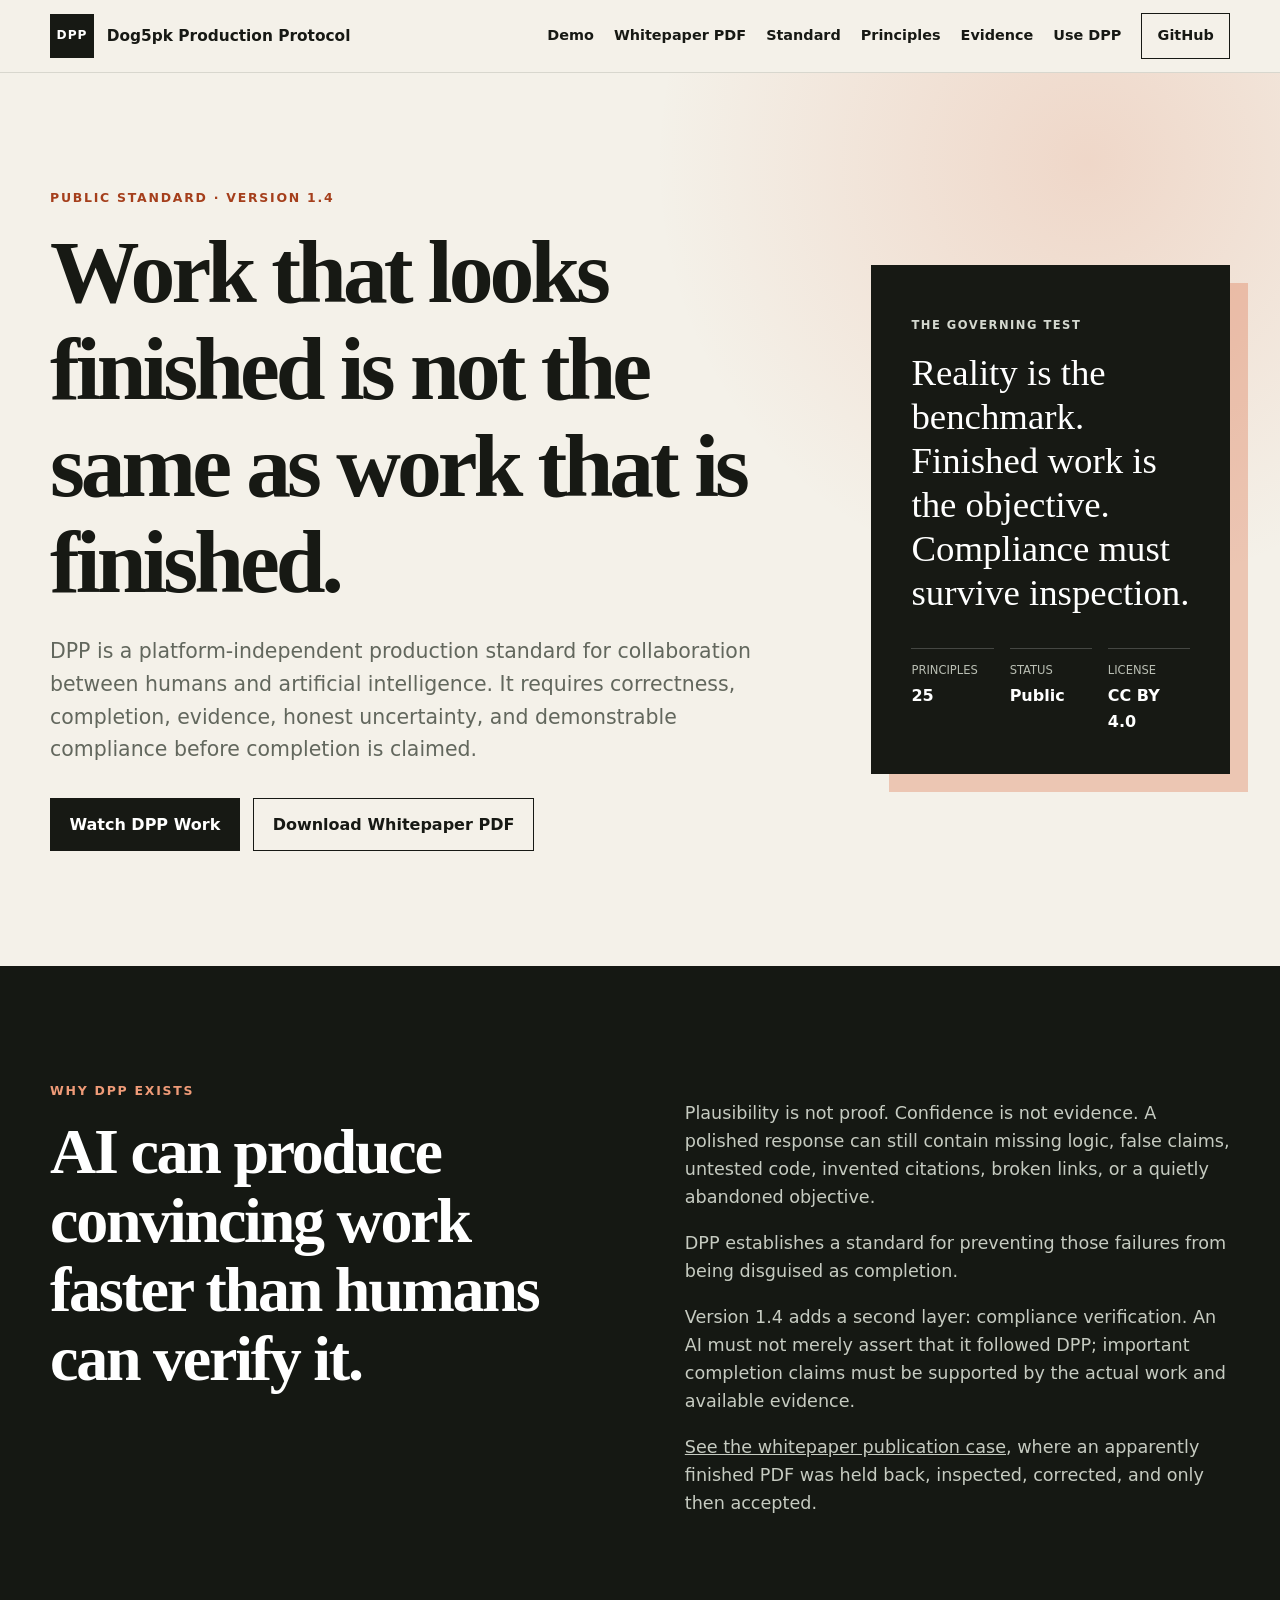
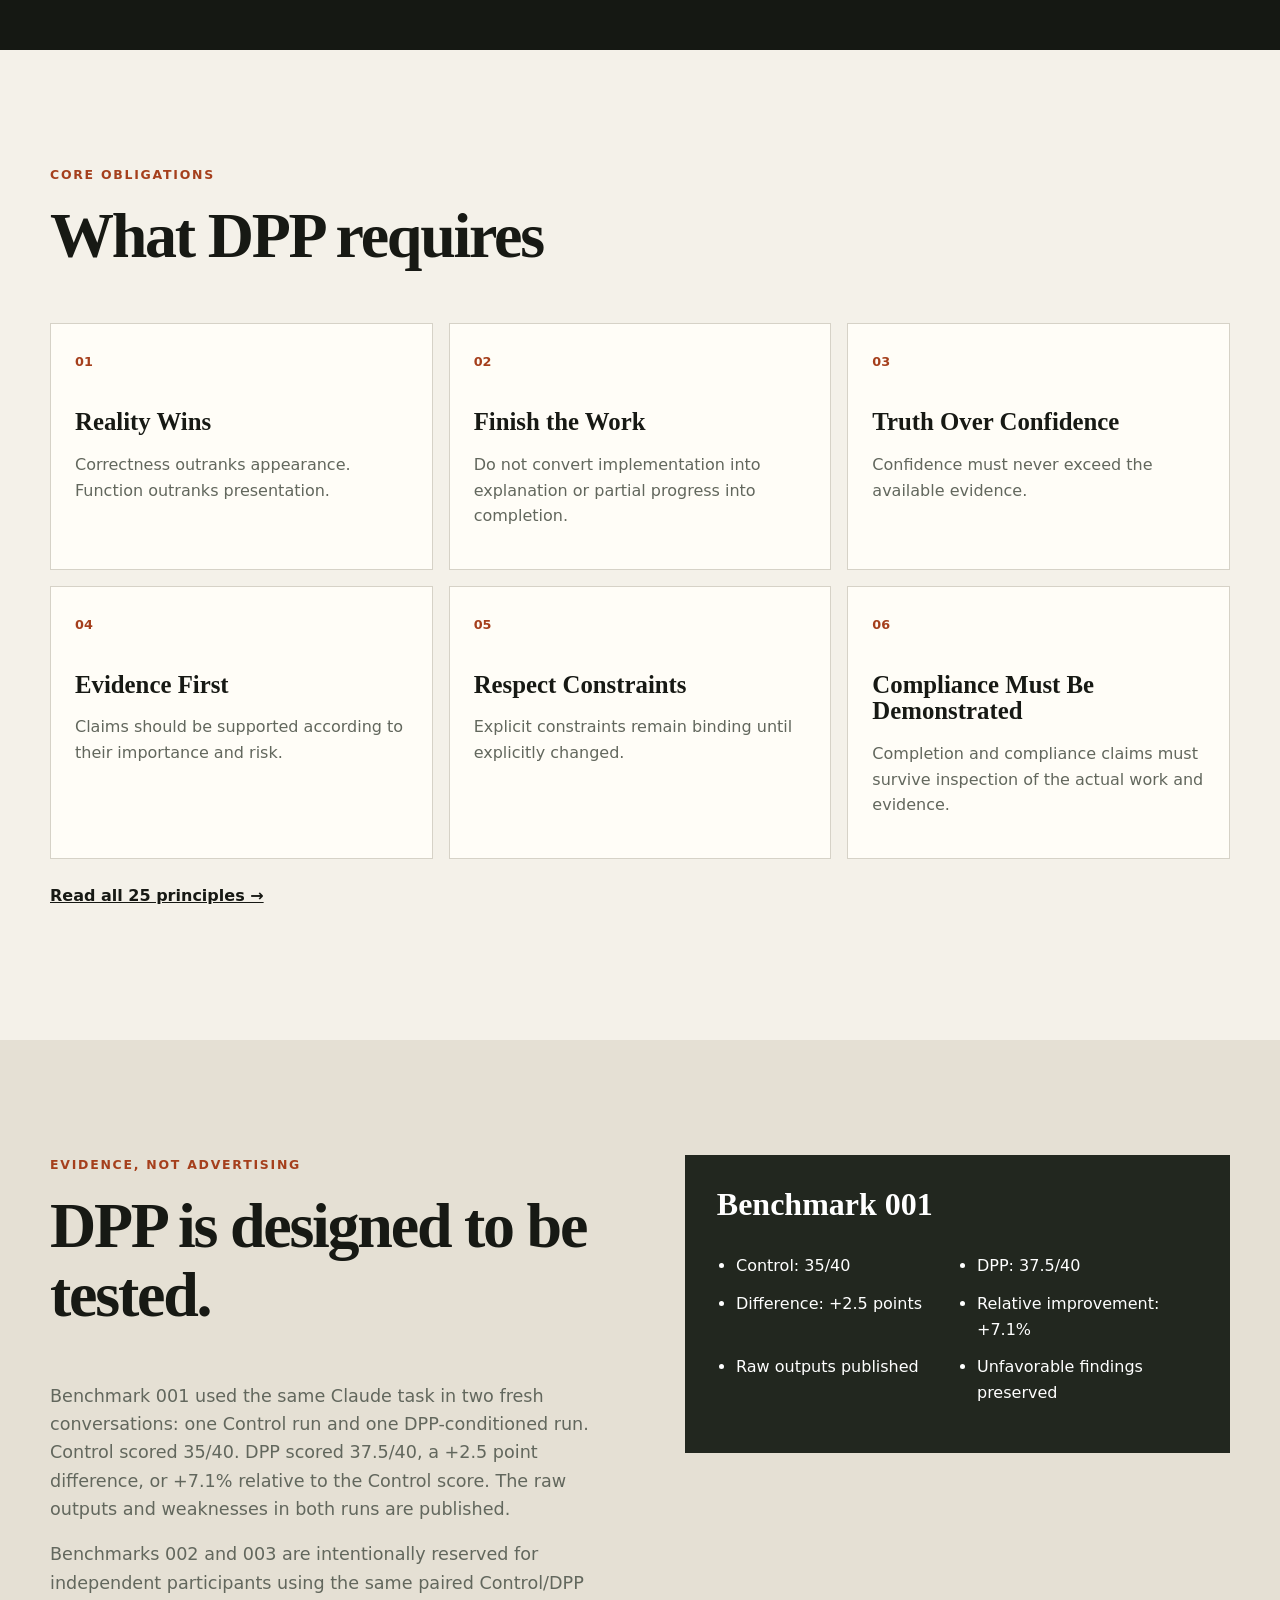
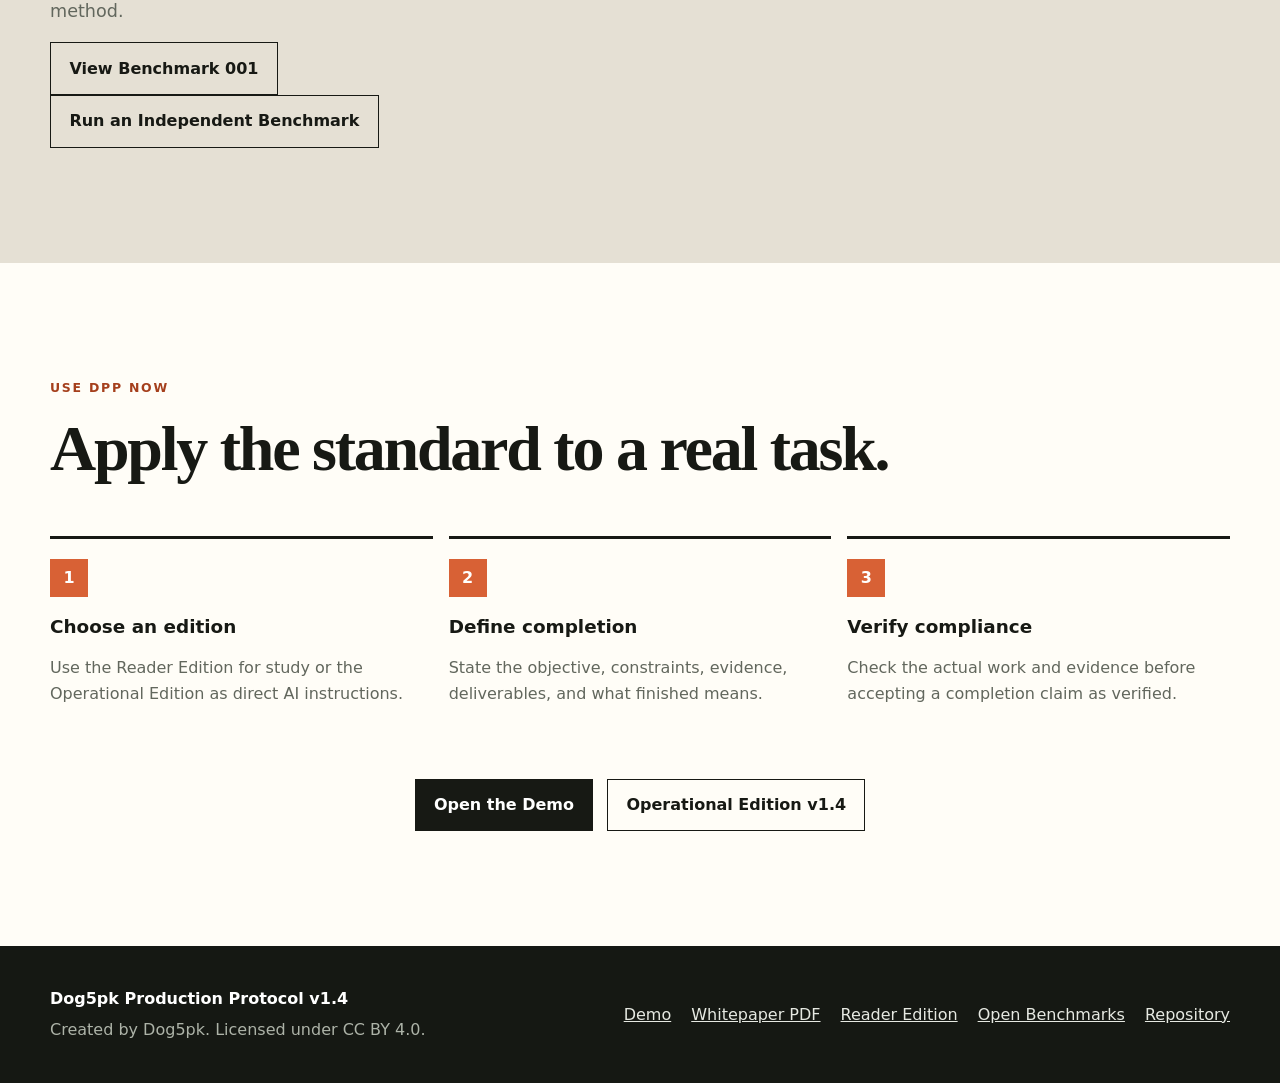
<file: site/index.html>
<!doctype html>
<html lang="en"><head><meta charset="utf-8"><meta name="viewport" content="width=device-width, initial-scale=1"><meta name="description" content="Dog5pk Production Protocol (DPP) v1.4, a public production standard for rigorous, inspectable human-AI collaboration."><meta property="og:title" content="Dog5pk Production Protocol"><meta property="og:description" content="A production standard for work that must survive inspection, implementation, verification, and reality."><meta property="og:type" content="website"><title>Dog5pk Production Protocol</title><link rel="icon" href="favicon.svg" type="image/svg+xml"><link rel="stylesheet" href="styles.css"></head><body><a class="skip-link" href="#main">Skip to content</a>
<header class="site-header"><div class="shell nav-wrap"><a class="brand" href="#top" aria-label="DPP home"><span class="brand-mark">DPP</span><span class="brand-name">Dog5pk Production Protocol</span></a><button class="menu-button" type="button" aria-expanded="false" aria-controls="site-nav">Menu</button><nav id="site-nav" class="site-nav" aria-label="Primary navigation"><a href="demo.html">Demo</a><a href="DPP-Whitepaper-v1.0.pdf">Whitepaper PDF</a><a href="#standard">Standard</a><a href="#principles">Principles</a><a href="#benchmarks">Evidence</a><a href="#use">Use DPP</a><a class="nav-cta" href="https://github.com/dog5pk/dog5pk-production-protocol">GitHub</a></nav></div></header>
<main id="main"><section id="top" class="hero"><div class="shell hero-grid"><div><p class="eyebrow">Public Standard · Version 1.4</p><h1>Work that looks finished is not the same as work that is finished.</h1><p class="hero-copy">DPP is a platform-independent production standard for collaboration between humans and artificial intelligence. It requires correctness, completion, evidence, honest uncertainty, and demonstrable compliance before completion is claimed.</p><div class="hero-actions"><a class="button primary" href="demo.html">Watch DPP Work</a><a class="button secondary" href="DPP-Whitepaper-v1.0.pdf">Download Whitepaper PDF</a></div></div><aside class="standard-card" aria-label="DPP summary"><p class="card-label">The governing test</p><blockquote>Reality is the benchmark. Finished work is the objective. Compliance must survive inspection.</blockquote><dl><div><dt>Principles</dt><dd>25</dd></div><div><dt>Status</dt><dd>Public</dd></div><div><dt>License</dt><dd>CC BY 4.0</dd></div></dl></aside></div></section>
<section id="standard" class="section dark-section"><div class="shell split"><div><p class="eyebrow">Why DPP exists</p><h2>AI can produce convincing work faster than humans can verify it.</h2></div><div class="body-copy"><p>Plausibility is not proof. Confidence is not evidence. A polished response can still contain missing logic, false claims, untested code, invented citations, broken links, or a quietly abandoned objective.</p><p>DPP establishes a standard for preventing those failures from being disguised as completion.</p><p>Version 1.4 adds a second layer: compliance verification. An AI must not merely assert that it followed DPP; important completion claims must be supported by the actual work and available evidence.</p><p><a href="demo.html">See the whitepaper publication case</a>, where an apparently finished PDF was held back, inspected, corrected, and only then accepted.</p></div></div></section>
<section id="principles" class="section"><div class="shell"><p class="eyebrow">Core obligations</p><h2>What DPP requires</h2><div class="principle-grid"><article><span>01</span><h3>Reality Wins</h3><p>Correctness outranks appearance. Function outranks presentation.</p></article><article><span>02</span><h3>Finish the Work</h3><p>Do not convert implementation into explanation or partial progress into completion.</p></article><article><span>03</span><h3>Truth Over Confidence</h3><p>Confidence must never exceed the available evidence.</p></article><article><span>04</span><h3>Evidence First</h3><p>Claims should be supported according to their importance and risk.</p></article><article><span>05</span><h3>Respect Constraints</h3><p>Explicit constraints remain binding until explicitly changed.</p></article><article><span>06</span><h3>Compliance Must Be Demonstrated</h3><p>Completion and compliance claims must survive inspection of the actual work and evidence.</p></article></div><p class="section-link"><a href="https://github.com/dog5pk/dog5pk-production-protocol/blob/main/reader/DPP-v1.4-Reader.md">Read all 25 principles →</a></p></div></section>
<section id="benchmarks" class="section evidence-section"><div class="shell split"><div><p class="eyebrow">Evidence, not advertising</p><h2>DPP is designed to be tested.</h2><p class="body-copy">Benchmark 001 used the same Claude task in two fresh conversations: one Control run and one DPP-conditioned run. Control scored 35/40. DPP scored 37.5/40, a +2.5 point difference, or +7.1% relative to the Control score. The raw outputs and weaknesses in both runs are published.</p><p class="body-copy">Benchmarks 002 and 003 are intentionally reserved for independent participants using the same paired Control/DPP method.</p><a class="button secondary" href="https://github.com/dog5pk/dog5pk-production-protocol/blob/main/results/benchmark-001/RESULTS.md">View Benchmark 001</a> <a class="button secondary" href="https://github.com/dog5pk/dog5pk-production-protocol/blob/main/BENCHMARKS.md">Run an Independent Benchmark</a></div><div class="score-card"><h3>Benchmark 001</h3><ul><li>Control: 35/40</li><li>DPP: 37.5/40</li><li>Difference: +2.5 points</li><li>Relative improvement: +7.1%</li><li>Raw outputs published</li><li>Unfavorable findings preserved</li></ul></div></div></section>
<section id="use" class="section use-section"><div class="shell"><p class="eyebrow">Use DPP now</p><h2>Apply the standard to a real task.</h2><div class="steps"><article><strong>1</strong><h3>Choose an edition</h3><p>Use the Reader Edition for study or the Operational Edition as direct AI instructions.</p></article><article><strong>2</strong><h3>Define completion</h3><p>State the objective, constraints, evidence, deliverables, and what finished means.</p></article><article><strong>3</strong><h3>Verify compliance</h3><p>Check the actual work and evidence before accepting a completion claim as verified.</p></article></div><div class="center-actions"><a class="button primary" href="demo.html">Open the Demo</a><a class="button secondary" href="https://github.com/dog5pk/dog5pk-production-protocol/blob/main/operational/DPP-v1.4-Operational.md">Operational Edition v1.4</a></div></div></section></main>
<footer class="site-footer"><div class="shell footer-grid"><div><strong>Dog5pk Production Protocol v1.4</strong><p>Created by Dog5pk. Licensed under CC BY 4.0.</p></div><div class="footer-links"><a href="demo.html">Demo</a><a href="DPP-Whitepaper-v1.0.pdf">Whitepaper PDF</a><a href="https://github.com/dog5pk/dog5pk-production-protocol/blob/main/reader/DPP-v1.4-Reader.md">Reader Edition</a><a href="https://github.com/dog5pk/dog5pk-production-protocol/blob/main/BENCHMARKS.md">Open Benchmarks</a><a href="https://github.com/dog5pk/dog5pk-production-protocol">Repository</a></div></div></footer><script src="script.js"></script></body></html>
</file>
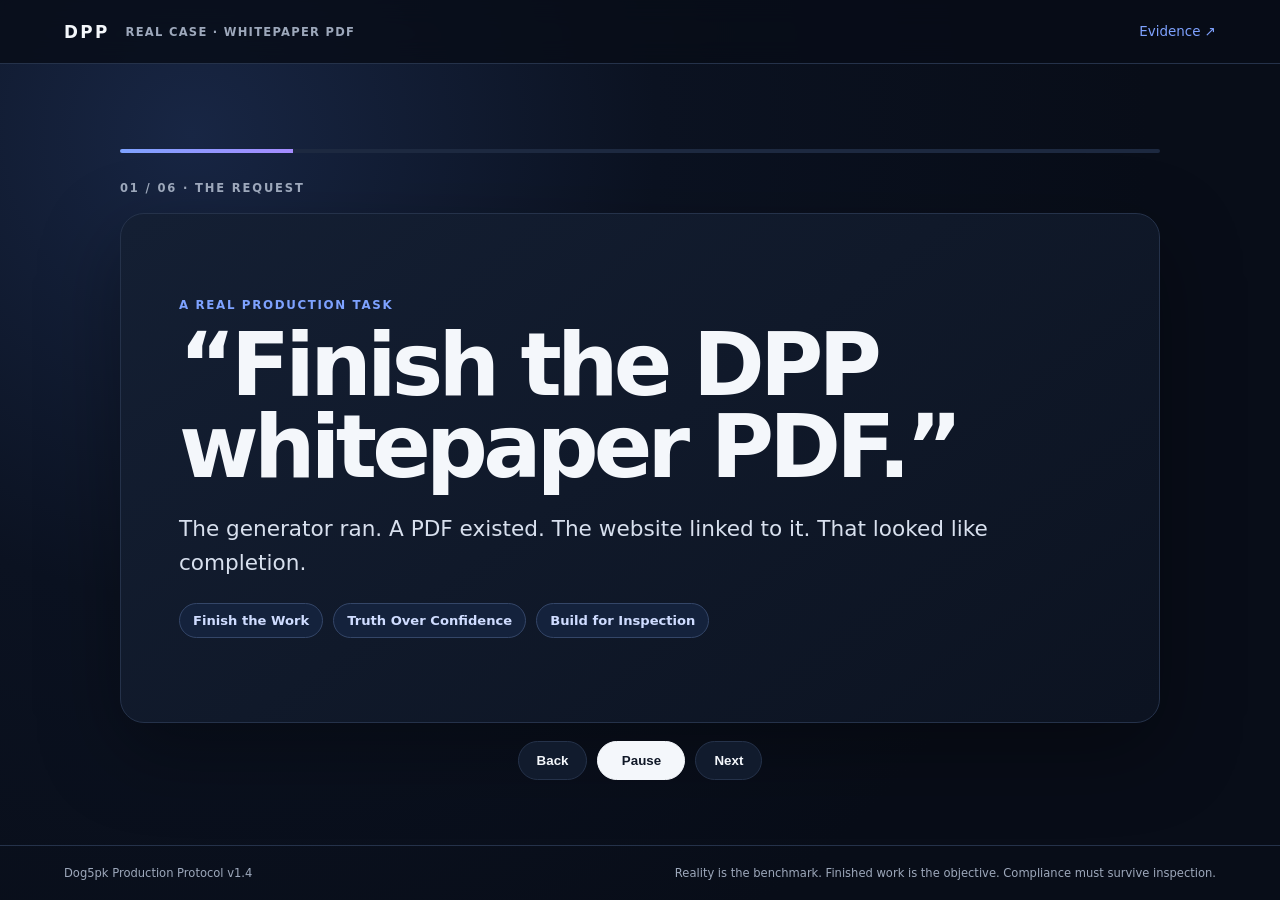
<file: site/demo.html>
<!doctype html>
<html lang="en">
<head>
  <meta charset="utf-8">
  <meta name="viewport" content="width=device-width, initial-scale=1">
  <meta name="description" content="A real DPP demo: the whitepaper PDF moved from generated-but-unverified to inspected, corrected, and publishable.">
  <title>DPP Demo | From Looks Done to Done</title>
  <link rel="icon" href="favicon.svg" type="image/svg+xml">
  <link rel="stylesheet" href="demo.css">
</head>
<body>
  <main class="demo-shell" aria-live="polite">
    <header class="topbar">
      <a href="index.html" class="brand">DPP</a>
      <span class="case-tag">REAL CASE · WHITEPAPER PDF</span>
      <a href="https://github.com/dog5pk/dog5pk-production-protocol" class="repo-link">Evidence ↗</a>
    </header>

    <section class="stage" id="stage">
      <div class="progress"><span id="progressBar"></span></div>
      <div class="step-label" id="stepLabel">01 / 06</div>
      <div class="scene" id="scene"></div>
      <div class="controls">
        <button id="prevBtn" type="button">Back</button>
        <button id="playBtn" type="button">Pause</button>
        <button id="nextBtn" type="button">Next</button>
      </div>
    </section>

    <footer>
      <span>Dog5pk Production Protocol v1.4</span>
      <span>Reality is the benchmark. Finished work is the objective. Compliance must survive inspection.</span>
    </footer>
  </main>
  <script src="demo.js"></script>
</body>
</html>
</file>
<file: site/styles.css>
:root {
  --bg: #f4f1e9;
  --paper: #fffdf7;
  --ink: #171914;
  --muted: #62675d;
  --line: #d6d2c7;
  --accent: #d86135;
  --accent-dark: #a53f1c;
  --dark: #151813;
  --dark-soft: #22271f;
  --max: 1180px;
}

* { box-sizing: border-box; }
html { scroll-behavior: smooth; }
body {
  margin: 0;
  background: var(--bg);
  color: var(--ink);
  font-family: Inter, ui-sans-serif, system-ui, -apple-system, BlinkMacSystemFont, "Segoe UI", sans-serif;
  line-height: 1.6;
}
a { color: inherit; }
img { max-width: 100%; }
.shell { width: min(calc(100% - 2rem), var(--max)); margin: 0 auto; }
.skip-link { position: absolute; left: -9999px; }
.skip-link:focus { left: 1rem; top: 1rem; z-index: 100; background: #fff; padding: .75rem 1rem; }

.site-header {
  position: sticky;
  top: 0;
  z-index: 50;
  border-bottom: 1px solid rgba(23,25,20,.12);
  background: rgba(244,241,233,.94);
  backdrop-filter: blur(12px);
}
.nav-wrap { min-height: 72px; display: flex; align-items: center; justify-content: space-between; gap: 1rem; }
.brand { display: inline-flex; align-items: center; gap: .8rem; text-decoration: none; font-weight: 800; }
.brand-mark { display: grid; place-items: center; width: 44px; height: 44px; background: var(--ink); color: white; letter-spacing: .08em; font-size: .76rem; }
.brand-name { font-size: .96rem; }
.site-nav { display: flex; align-items: center; gap: 1.25rem; }
.site-nav a { text-decoration: none; font-weight: 700; font-size: .9rem; }
.nav-cta { padding: .65rem .95rem; border: 1px solid var(--ink); }
.menu-button { display: none; border: 1px solid var(--ink); background: transparent; padding: .65rem .85rem; font: inherit; font-weight: 700; }

.hero { padding: clamp(4rem, 9vw, 8rem) 0; background: radial-gradient(circle at 85% 10%, rgba(216,97,53,.18), transparent 32%); }
.hero-grid { display: grid; grid-template-columns: minmax(0, 1.35fr) minmax(280px, .65fr); gap: clamp(2rem, 6vw, 5rem); align-items: center; }
.eyebrow { margin: 0 0 1rem; color: var(--accent-dark); font-size: .78rem; font-weight: 900; letter-spacing: .14em; text-transform: uppercase; }
h1, h2, h3 { line-height: 1.08; margin-top: 0; }
h1 { max-width: 900px; margin-bottom: 1.5rem; font-family: Georgia, "Times New Roman", serif; font-size: clamp(3rem, 7vw, 6.5rem); font-weight: 700; letter-spacing: -.045em; }
h2 { font-family: Georgia, "Times New Roman", serif; font-size: clamp(2.25rem, 5vw, 4.4rem); letter-spacing: -.035em; }
h3 { font-size: 1.15rem; }
.hero-copy { max-width: 760px; margin-bottom: 2rem; color: var(--muted); font-size: clamp(1.05rem, 2vw, 1.28rem); }
.hero-actions, .center-actions { display: flex; flex-wrap: wrap; gap: .85rem; }
.button { display: inline-flex; justify-content: center; align-items: center; min-height: 48px; padding: .78rem 1.15rem; border: 1px solid var(--ink); text-decoration: none; font-weight: 850; }
.button.primary { background: var(--ink); color: white; }
.button.primary:hover { background: var(--accent-dark); border-color: var(--accent-dark); }
.button.secondary { background: transparent; }
.button.secondary:hover { background: rgba(23,25,20,.06); }
.standard-card { background: var(--ink); color: #fff; padding: clamp(1.5rem, 4vw, 2.5rem); box-shadow: 18px 18px 0 rgba(216,97,53,.3); }
.card-label { color: #d4d8cf; text-transform: uppercase; font-size: .72rem; font-weight: 900; letter-spacing: .13em; }
.standard-card blockquote { margin: 1rem 0 2rem; font-family: Georgia, serif; font-size: clamp(1.5rem, 3vw, 2.3rem); line-height: 1.2; }
.standard-card dl { margin: 0; display: grid; grid-template-columns: repeat(3, 1fr); gap: 1rem; }
.standard-card dl div { border-top: 1px solid rgba(255,255,255,.2); padding-top: .8rem; }
.standard-card dt { color: #b9beb3; font-size: .72rem; text-transform: uppercase; }
.standard-card dd { margin: .2rem 0 0; font-weight: 900; }

.section { padding: clamp(4.5rem, 9vw, 8rem) 0; }
.dark-section { background: var(--dark); color: #fff; }
.dark-section .eyebrow { color: #ef9b78; }
.split { display: grid; grid-template-columns: 1fr 1fr; gap: clamp(2rem, 7vw, 6rem); align-items: start; }
.body-copy { color: var(--muted); font-size: 1.1rem; }
.dark-section .body-copy { color: #c6cbc1; }
.principle-grid { display: grid; grid-template-columns: repeat(3, 1fr); gap: 1rem; margin-top: 2.25rem; }
.principle-grid article { min-height: 220px; padding: 1.5rem; background: var(--paper); border: 1px solid var(--line); }
.principle-grid span { color: var(--accent-dark); font-weight: 900; font-size: .8rem; }
.principle-grid h3 { margin: 2.2rem 0 .7rem; font-family: Georgia, serif; font-size: 1.55rem; }
.principle-grid p { color: var(--muted); }
.section-link { margin-top: 1.5rem; font-weight: 850; }

.evidence-section { background: #e5e0d4; }
.score-card { padding: 2rem; background: var(--dark-soft); color: white; }
.score-card h3 { font-family: Georgia, serif; font-size: 2rem; }
.score-card ul { display: grid; grid-template-columns: 1fr 1fr; gap: .75rem 1.25rem; padding-left: 1.2rem; }
.use-section { background: var(--paper); }
.steps { display: grid; grid-template-columns: repeat(3, 1fr); gap: 1rem; margin: 2.25rem 0; }
.steps article { border-top: 3px solid var(--ink); padding: 1.25rem 0; }
.steps strong { display: inline-grid; place-items: center; width: 38px; height: 38px; margin-bottom: 1.25rem; background: var(--accent); color: white; }
.steps p { color: var(--muted); }
.center-actions { justify-content: center; }

.site-footer { padding: 2.5rem 0; background: var(--dark); color: white; }
.footer-grid { display: flex; justify-content: space-between; gap: 2rem; align-items: center; }
.site-footer p { margin: .35rem 0 0; color: #adb3a8; }
.footer-links { display: flex; flex-wrap: wrap; gap: 1.25rem; }
.footer-links a { color: #e6e9e2; }

@media (max-width: 860px) {
  .menu-button { display: inline-block; }
  .site-nav { display: none; position: absolute; top: 72px; left: 0; right: 0; flex-direction: column; align-items: stretch; gap: 0; padding: .5rem 1rem 1rem; background: var(--bg); border-bottom: 1px solid var(--line); }
  .site-nav.open { display: flex; }
  .site-nav a { padding: .85rem 0; }
  .nav-cta { border: 0; }
  .hero-grid, .split { grid-template-columns: 1fr; }
  .principle-grid, .steps { grid-template-columns: repeat(2, 1fr); }
}

@media (max-width: 560px) {
  .brand-name { display: none; }
  h1 { font-size: clamp(2.75rem, 14vw, 4.4rem); }
  .hero-actions, .center-actions { flex-direction: column; }
  .button { width: 100%; }
  .principle-grid, .steps { grid-template-columns: 1fr; }
  .score-card ul { grid-template-columns: 1fr; }
  .footer-grid { flex-direction: column; align-items: flex-start; }
}
</file>
<file: site/demo.css>
:root{--bg:#080d18;--panel:#101827;--panel2:#151f33;--ink:#f4f7fb;--muted:#9da8bb;--accent:#7ea2ff;--good:#78d6a5;--warn:#ffcf6b;--bad:#ff7f8f;--line:#25324a}*{box-sizing:border-box}html,body{margin:0;min-height:100%;background:radial-gradient(circle at 15% 15%,#182644 0,#0b1221 35%,var(--bg) 72%);color:var(--ink);font-family:Inter,system-ui,-apple-system,BlinkMacSystemFont,"Segoe UI",sans-serif}a{color:inherit}.demo-shell{min-height:100vh;display:flex;flex-direction:column}.topbar{height:64px;display:flex;align-items:center;gap:16px;padding:0 5vw;border-bottom:1px solid var(--line);background:rgba(8,13,24,.82);backdrop-filter:blur(12px)}.brand{text-decoration:none;font-weight:900;letter-spacing:.14em;font-size:1.05rem}.case-tag{font-size:.72rem;letter-spacing:.11em;color:var(--muted);font-weight:700}.repo-link{margin-left:auto;text-decoration:none;font-size:.84rem;color:var(--accent)}.stage{position:relative;width:min(1040px,92vw);margin:auto;padding:48px 0 28px}.progress{height:4px;background:#1d2940;border-radius:999px;overflow:hidden;margin-bottom:28px}.progress span{display:block;height:100%;width:16.666%;background:linear-gradient(90deg,var(--accent),#a58cff);transition:width .45s ease}.step-label{font-size:.72rem;letter-spacing:.16em;color:var(--muted);font-weight:800;margin-bottom:18px}.scene{min-height:510px;border:1px solid var(--line);border-radius:24px;padding:clamp(28px,5vw,58px);background:linear-gradient(145deg,rgba(20,31,51,.96),rgba(12,19,33,.98));box-shadow:0 28px 80px rgba(0,0,0,.34);display:grid;align-content:center;overflow:hidden}.scene-inner{animation:enter .55s ease both}@keyframes enter{from{opacity:0;transform:translateY(18px)}to{opacity:1;transform:none}}.eyebrow{margin:0 0 12px;font-size:.74rem;text-transform:uppercase;letter-spacing:.14em;font-weight:800;color:var(--accent)}h1{font-size:clamp(2.5rem,7vw,5.4rem);line-height:.95;letter-spacing:-.055em;margin:0 0 24px;max-width:900px}h2{font-size:clamp(2rem,5vw,4.2rem);line-height:1;letter-spacing:-.045em;margin:0 0 20px}.lead{font-size:clamp(1.05rem,2vw,1.35rem);line-height:1.55;color:#d8e0ee;max-width:820px}.split{display:grid;grid-template-columns:1fr 1fr;gap:28px;margin-top:26px}.card{border:1px solid var(--line);border-radius:18px;background:rgba(9,15,27,.72);padding:24px}.card h3{margin:0 0 10px;font-size:1.05rem}.status{display:inline-flex;align-items:center;gap:8px;font-size:.78rem;font-weight:800;letter-spacing:.08em;text-transform:uppercase}.dot{width:9px;height:9px;border-radius:50%}.bad{color:var(--bad)}.bad .dot{background:var(--bad)}.good{color:var(--good)}.good .dot{background:var(--good)}.warn{color:var(--warn)}.warn .dot{background:var(--warn)}.mock-page{margin-top:18px;background:#f7f7f4;color:#151515;border-radius:10px;min-height:215px;padding:22px;box-shadow:0 12px 32px rgba(0,0,0,.24);font-family:Georgia,serif}.mock-page .dup{font-family:Arial,sans-serif;font-size:.72rem;background:#ffe9ec;border-left:4px solid #c8324d;padding:10px;margin:14px 0;color:#52141f}.checklist{display:grid;gap:12px;margin-top:26px}.check{display:flex;align-items:flex-start;gap:12px;padding:13px 15px;border:1px solid var(--line);border-radius:12px;background:rgba(8,13,24,.46)}.check strong{display:block;margin-bottom:3px}.mark{font-size:1.05rem;color:var(--good)}.principles{display:flex;flex-wrap:wrap;gap:10px;margin-top:24px}.pill{border:1px solid #344668;background:#14223c;border-radius:999px;padding:9px 13px;color:#cfdcff;font-size:.82rem;font-weight:700}.metric-row{display:grid;grid-template-columns:repeat(3,1fr);gap:14px;margin-top:28px}.metric{padding:22px;border:1px solid var(--line);border-radius:16px;background:#0b1424}.metric b{display:block;font-size:2rem;margin-bottom:5px}.controls{display:flex;justify-content:center;gap:10px;margin-top:18px}.controls button{appearance:none;border:1px solid var(--line);border-radius:999px;background:#111b2d;color:var(--ink);padding:11px 18px;font-weight:750;cursor:pointer}.controls button#playBtn{background:var(--ink);color:#101827;border-color:var(--ink);min-width:88px}footer{display:flex;justify-content:space-between;gap:20px;padding:20px 5vw;color:var(--muted);font-size:.72rem;border-top:1px solid var(--line)}.big-verdict{font-size:clamp(3rem,8vw,7rem);line-height:.9;letter-spacing:-.06em;margin:12px 0 24px}.big-verdict span{color:var(--good)}.evidence-link{display:inline-block;margin-top:20px;color:var(--accent);font-weight:800;text-decoration:none}@media(max-width:720px){.topbar{padding:0 18px}.case-tag{display:none}.stage{width:94vw;padding-top:26px}.scene{min-height:570px;padding:28px 22px}.split,.metric-row{grid-template-columns:1fr}footer{flex-direction:column;padding:18px}.lead{font-size:1rem}.controls button{padding:10px 14px}}
</file>
